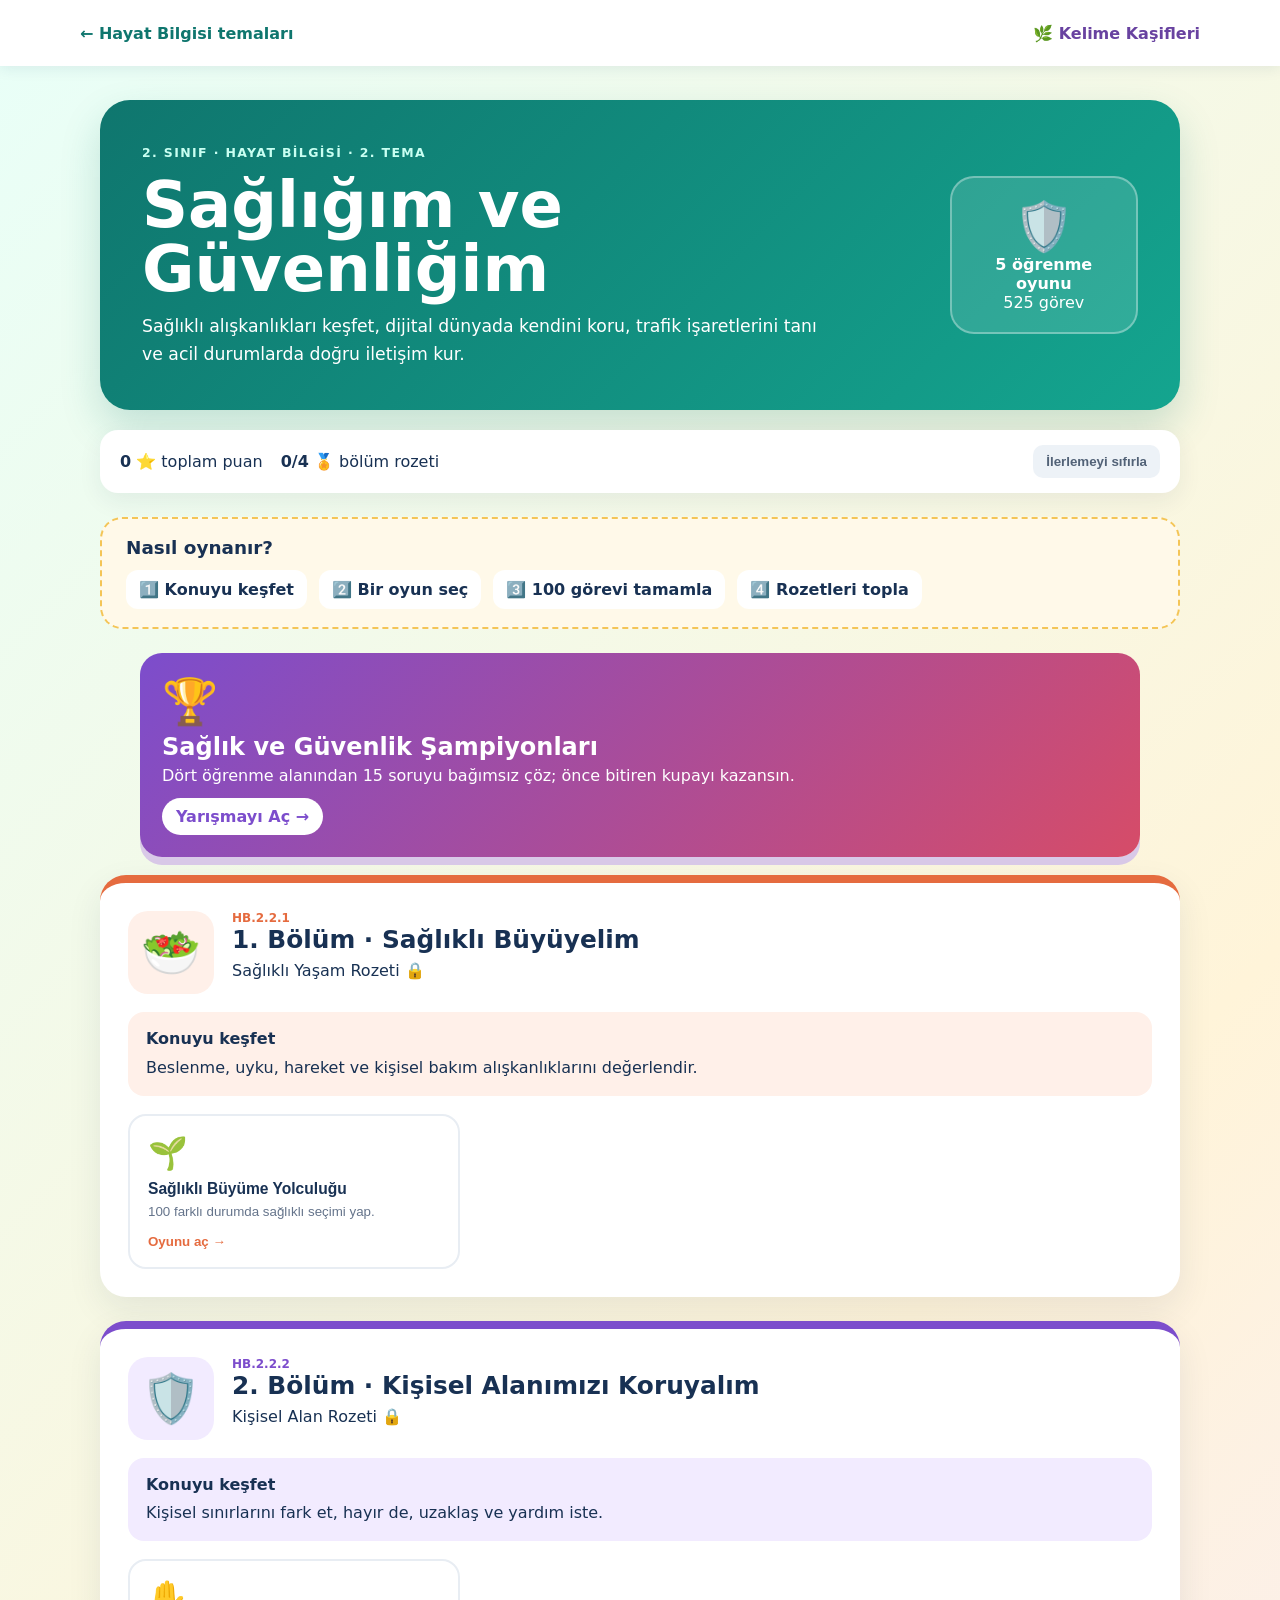
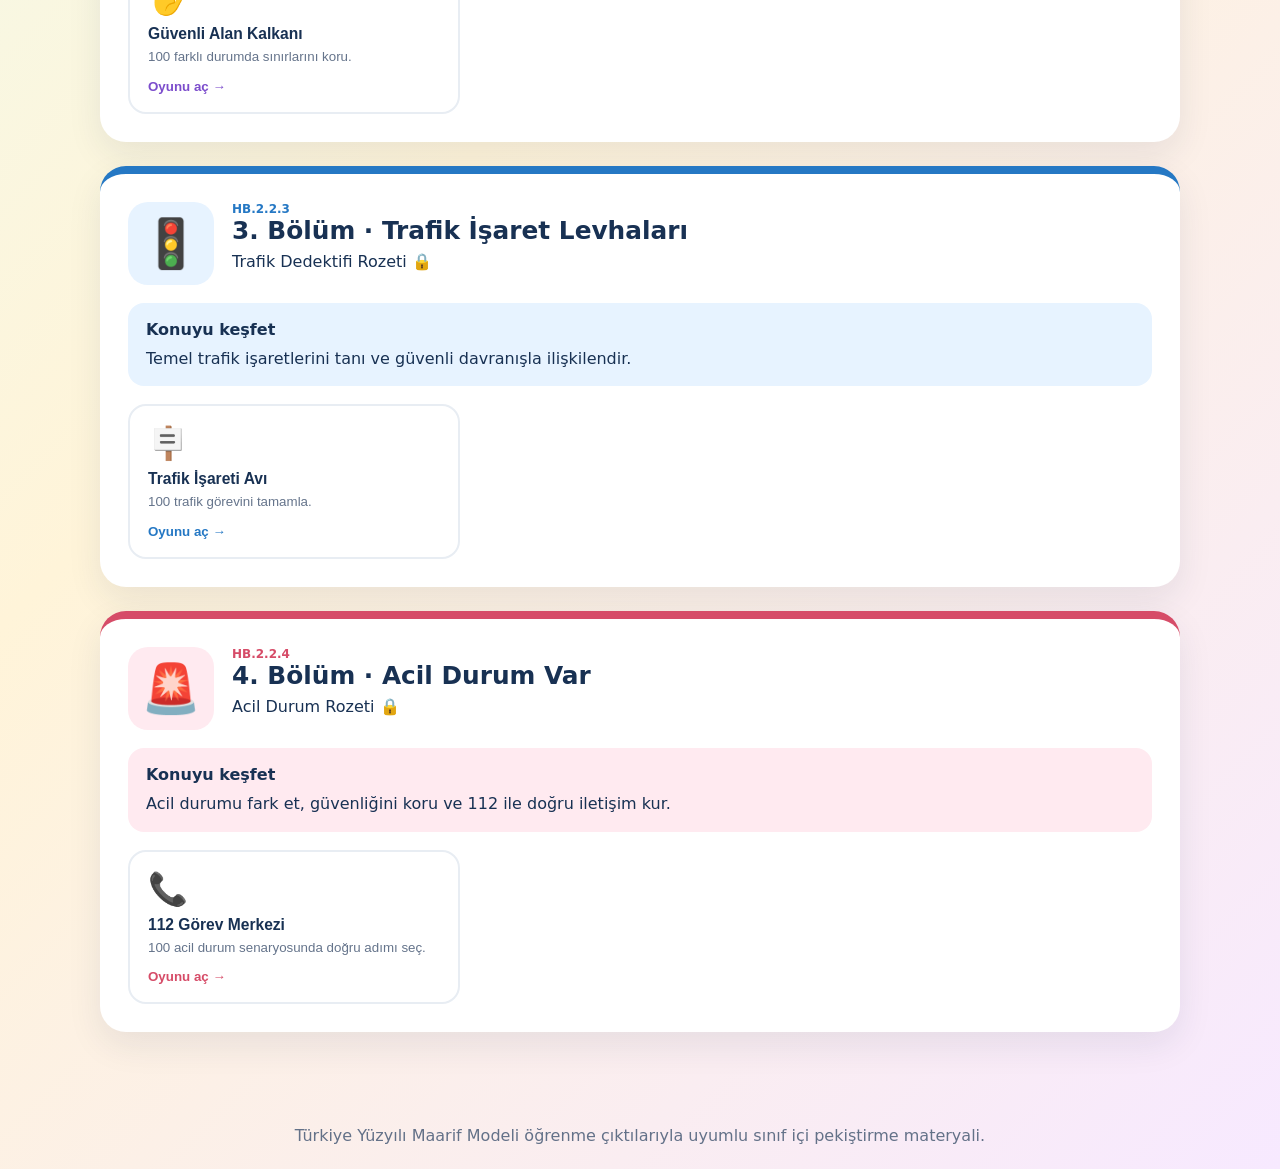
<file: index.html>
<!doctype html>
<html lang="tr">
<head>
<meta charset="utf-8"><meta name="viewport" content="width=device-width,initial-scale=1">
<meta name="theme-color" content="#0f766e"><meta http-equiv="Cache-Control" content="no-cache, no-store, must-revalidate">
<title>Sağlığım ve Güvenliğim | Kelime Kaşifleri</title>
<link rel="stylesheet" href="styles.css?v=2">
</head>
<body>
<header class="top"><a class="home" href="https://dilaleylak-svg.github.io/hayat-bilgisi/">← Hayat Bilgisi temaları</a><div class="brand">🌿 Kelime Kaşifleri</div></header>
<main>
<section class="hero">
<div><span class="eyebrow">2. SINIF · HAYAT BİLGİSİ · 2. TEMA</span><h1>Sağlığım ve Güvenliğim</h1><p>Sağlıklı alışkanlıkları keşfet, dijital dünyada kendini koru, trafik işaretlerini tanı ve acil durumlarda doğru iletişim kur.</p></div>
<div class="hero-badge">🛡️<b>5 öğrenme oyunu</b><span>525 görev</span></div>
</section>
<section class="progress"><div><b id="stars">0</b> ⭐ toplam puan</div><div><b id="badges">0/4</b> 🏅 bölüm rozeti</div><button id="reset" type="button">İlerlemeyi sıfırla</button></section>
<section class="how"><h2>Nasıl oynanır?</h2><div class="steps"><span>1️⃣ Konuyu keşfet</span><span>2️⃣ Bir oyun seç</span><span>3️⃣ 100 görevi tamamla</span><span>4️⃣ Rozetleri topla</span></div></section>
<section style="margin:18px auto;max-width:1000px"><a href="saglik-guvenlik-yarisi.html?v=1" style="display:block;text-decoration:none;color:#fff;background:linear-gradient(135deg,#7c4dcc,#d64c68);border-radius:22px;padding:22px;box-shadow:0 8px 0 #d9c9e8"><div style="font-size:45px">🏆</div><h2 style="margin:5px 0">Sağlık ve Güvenlik Şampiyonları</h2><p style="margin:5px 0 13px">Dört öğrenme alanından 15 soruyu bağımsız çöz; önce bitiren kupayı kazansın.</p><strong style="display:inline-block;background:#fff;color:#7c4dcc;border-radius:99px;padding:9px 14px">Yarışmayı Aç →</strong></a></section>
<section id="worlds" class="worlds"></section>
</main>
<div id="modal" class="modal" hidden><div class="gamebox">
<button id="close" class="close" aria-label="Oyunu kapat">✕</button>
<div id="gameHead"></div><div class="meter"><i id="bar"></i></div>
<div id="question"></div><div id="answers" class="answers"></div><div id="feedback" class="feedback" aria-live="polite"></div>
<button id="next" class="next" hidden>Sonraki görev →</button>
</div></div>
<footer>Türkiye Yüzyılı Maarif Modeli öğrenme çıktılarıyla uyumlu sınıf içi pekiştirme materyali.</footer>
<script src="app.js?v=101"></script>
</body></html>
</file>
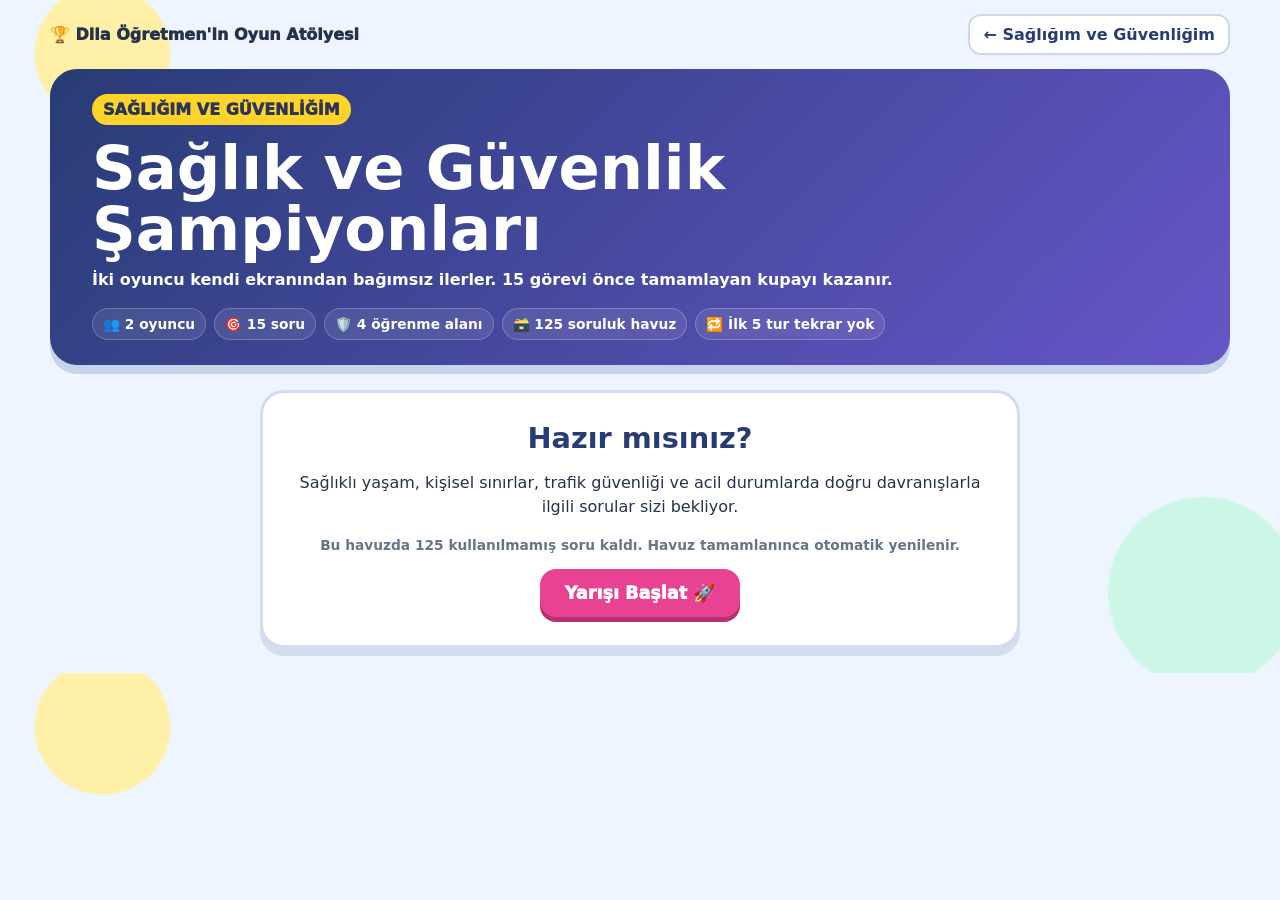
<file: saglik-guvenlik-yarisi.html>
<!doctype html>
<html lang="tr">
<head>
<meta charset="utf-8"><meta name="viewport" content="width=device-width,initial-scale=1">
<meta name="theme-color" content="#273c75"><meta http-equiv="Cache-Control" content="no-cache, no-store, must-revalidate">
<title>Sağlığım ve Güvenliğim · İki Kişilik Yarışma</title>
<style>
:root{--navy:#273c75;--pink:#e84393;--yellow:#ffd32a;--green:#16a085;--red:#e74c3c;--ink:#24324a;--bg:#eef5ff}
*{box-sizing:border-box}body{margin:0;font-family:ui-rounded,"Arial Rounded MT Bold",system-ui,sans-serif;color:var(--ink);background:radial-gradient(circle at 8% 8%,#fff0a8 0 5%,transparent 5.2%),radial-gradient(circle at 94% 88%,#ccf7e7 0 7%,transparent 7.2%),var(--bg)}
button,a{font:inherit}.wrap{width:min(1180px,calc(100% - 22px));margin:auto}.top{display:flex;justify-content:space-between;align-items:center;padding:14px 0}.back{color:var(--navy);background:#fff;border:2px solid #cbd9ec;border-radius:13px;padding:9px 13px;text-decoration:none;font-weight:900}.brand{font-weight:950}
.hero{background:linear-gradient(135deg,#273c75,#6656c9);color:#fff;border-radius:27px;padding:25px clamp(20px,4vw,42px);box-shadow:0 9px 0 #c6d4e9}.tag{display:inline-block;background:var(--yellow);color:#2b3554;border-radius:99px;padding:6px 11px;font-weight:950}.hero h1{font-size:clamp(2rem,5vw,3.8rem);line-height:1;margin:13px 0 8px}.hero p{margin:0;line-height:1.5;font-weight:700}.rules{display:flex;flex-wrap:wrap;gap:8px;margin-top:16px}.rules span{background:#ffffff18;border:1px solid #ffffff35;border-radius:99px;padding:7px 10px;font-size:.86rem;font-weight:850}
.startbox{text-align:center;background:#fff;border:3px solid #d2def0;border-radius:24px;margin:25px auto;padding:28px;max-width:760px;box-shadow:0 8px 0 #d2def0}.startbox h2{color:var(--navy);font-size:1.8rem;margin:0 0 8px}.startbox p{line-height:1.5}.start{border:0;border-radius:16px;background:var(--pink);color:#fff;padding:14px 25px;font-weight:950;font-size:1.1rem;cursor:pointer;box-shadow:0 5px 0 #b92f6f}
.arena{display:grid;grid-template-columns:1fr 1fr;gap:16px;margin:25px 0 35px}.player{background:#fff;border:4px solid var(--c);border-radius:24px;overflow:hidden;box-shadow:0 8px 0 color-mix(in srgb,var(--c) 28%,#d7e2ef)}.phead{background:var(--c);color:#fff;padding:13px 16px;display:flex;justify-content:space-between;align-items:center}.phead h2{margin:0}.score{font-weight:950}.track{height:22px;background:#e8edf5;margin:15px;border-radius:99px;overflow:hidden}.track i{display:block;height:100%;width:0;background:linear-gradient(90deg,var(--yellow),#ff9f1a);border-radius:99px;transition:width .35s}.content{padding:4px 18px 20px}.count{font-size:.82rem;font-weight:950;color:#64748b}.question{min-height:82px;font-size:1.15rem;font-weight:900;margin:10px 0 5px;line-height:1.3}.visual{min-height:34px;background:#f2f6fc;border-radius:12px;padding:8px;text-align:center;font-weight:800;color:#53657c}.answers{display:grid;grid-template-columns:1fr 1fr;gap:9px;margin-top:12px}.ans{border:2px solid #d3deed;background:#fff;border-radius:13px;padding:11px 8px;font-weight:850;cursor:pointer;min-height:52px}.ans:hover{border-color:var(--c);transform:translateY(-1px)}.ans.ok{background:#d8f8ec;border-color:var(--green)}.ans.no{background:#ffe0de;border-color:var(--red)}.ans:disabled{cursor:default}.feedback{height:29px;margin-top:8px;font-weight:900;text-align:center}.winner{position:fixed;inset:0;background:#17213bcc;display:grid;place-items:center;padding:18px;z-index:4}.winner[hidden],.arena[hidden],.startbox[hidden]{display:none}.cupbox{background:#fff;border-radius:27px;padding:30px;text-align:center;max-width:510px;width:100%;box-shadow:0 18px 60px #0005}.cup{font-size:85px}.cupbox h2{font-size:2rem;color:var(--navy);margin:3px 0}.cupbox button{border:0;border-radius:14px;background:var(--pink);color:#fff;padding:12px 18px;font-weight:950;cursor:pointer;margin:5px}.poolnote{font-size:.86rem;color:#66758b;font-weight:750}
@media(max-width:760px){.arena{grid-template-columns:1fr}.hero h1{font-size:2.15rem}.question{min-height:auto}.answers{grid-template-columns:1fr 1fr}.brand{font-size:.87rem}}
</style>
</head>
<body><main class="wrap">
<header class="top"><div class="brand">🏆 Dila Öğretmen'in Oyun Atölyesi</div><a class="back" href="index.html?v=race1">← Sağlığım ve Güvenliğim</a></header>
<section class="hero"><span class="tag">SAĞLIĞIM VE GÜVENLİĞİM</span><h1>Sağlık ve Güvenlik Şampiyonları</h1><p>İki oyuncu kendi ekranından bağımsız ilerler. 15 görevi önce tamamlayan kupayı kazanır.</p><div class="rules"><span>👥 2 oyuncu</span><span>🎯 15 soru</span><span>🛡️ 4 öğrenme alanı</span><span>🗃️ 125 soruluk havuz</span><span>🔁 İlk 5 tur tekrar yok</span></div></section>
<section id="startbox" class="startbox"><h2>Hazır mısınız?</h2><p>Sağlıklı yaşam, kişisel sınırlar, trafik güvenliği ve acil durumlarda doğru davranışlarla ilgili sorular sizi bekliyor.</p><p id="poolNote" class="poolnote"></p><button id="start" class="start">Yarışı Başlat 🚀</button></section>
<section id="arena" class="arena" hidden></section>
</main>
<div id="winner" class="winner" hidden><div class="cupbox"><div class="cup">🏆</div><h2 id="winnerTitle"></h2><p id="winnerText"></p><button id="again">Yeni Yarış</button><button onclick="location.href='index.html?v=39'">Oyunlara Dön</button></div></div>
<script>const hOpts=(a,w)=>{let r=[a,...w].map(String).filter((x,i,z)=>z.indexOf(x)===i);for(const f of ['Güvenilir bir yetişkinden yardım isterim.','Sakin kalıp güvenli davranırım.','Kurala uygun hareket ederim.','Durumu açıkça anlatırım.'])if(r.length<4&&!r.includes(f))r.push(f);return r.slice(0,4)},hQ=(p,v,a,w)=>[p,v,a,hOpts(a,w)];
const times=['Sabah','Okuldayken','Öğle arasında','Okuldan sonra'];
const healthActs=['kahvaltı yapmak','su içmek','sebze ve meyve tüketmek','dişleri fırçalamak','elleri yıkamak','zamanında uyumak','hareket etmek','temiz kıyafet giymek','tırnakları temiz tutmak','öğünleri düzenli yemek','ekran süresini sınırlamak','açık havada oynamak','kişisel bakım yapmak','dinlenmek','süt veya yoğurt tüketmek','yiyecekleri temiz tüketmek','spor sonrası su içmek','öksürürken ağzı kapatmak','havlu gibi kişisel eşyaları paylaşmamak','çöpleri kutuya atmak','odanın havasını yenilemek','aşırı şekerden kaçınmak','beslenme çantasını temiz tutmak','dik oturmak','güne dengeli başlamak'];
const health=Array.from({length:100},(_,i)=>{let a=healthActs[i%25],t=times[Math.floor(i/25)],k=Math.floor(i/25);if(k===0)return hQ(t+' sağlıklı büyümeyi desteklemek için “'+a+'” neden önemlidir?','🌱 Sağlıklı büyüme','Bedenimizin sağlıklı çalışmasına yardım eder.',['Sağlığımızı olumsuz etkiler.','Yalnızca zaman kaybettirir.','Hiçbir yararı yoktur.']);if(k===1)return hQ(t+' “'+a+'” alışkanlığını düzenli sürdürmek için ne yapılmalıdır?','✅ Sağlıklı alışkanlık','Günlük plan içinde buna zaman ayrılmalıdır.',['Sürekli ertelenmelidir.','Yalnız hastayken yapılmalıdır.','Tamamen bırakılmalıdır.']);if(k===2)return hQ(t+' “'+a+'” ihmal edilirse hangi davranış daha doğru olur?','🔄 Sağlıklı seçim','Eksik alışkanlığı fark edip yeniden uygulamaya başlarım.',['İhmal etmeyi sürdürürüm.','Sağlıksız seçimi artırırım.','Kimseye danışmam.']);return hQ(t+' sağlıklı bir gün planlanıyor. “'+a+'” bu planda nasıl yer almalıdır?','🗓️ Dengeli yaşam','Diğer sağlıklı alışkanlıklarla dengeli biçimde yer almalıdır.',['Bütün günün tek etkinliği olmalıdır.','Uyku ve beslenmenin yerine geçmelidir.','Plana hiç alınmamalıdır.'])});
const spaceSituations=['Bir arkadaşın sana çok yaklaştı','Birisi izinsiz sarılmak istedi','Arkadaşın çantanı açtı','Bir kişi saçına dokundu','Sırada biri seni itti','Tanımadığın biri elini tutmak istedi','Arkadaşın fotoğrafını çekmek istedi','Birisi özel eşyalarını karıştırdı','Oyunda istemediğin bir dokunuş oldu','Bir kişi odana izinsiz girdi','Arkadaşın telefonunu almak istedi','Birisi sırrını söylemen için baskı yaptı','Tanımadığın biri seni çağırdı','Arkadaşın kalemini izinsiz aldı','Bir kişi istemediğin şakayı sürdürdü','Biri seni rahatsız eden sözler söyledi','Arkadaşın oturduğun yere çok yaklaştı','Birisi kişisel bilgini sordu','Tanımadığın biri hediye teklif etti','Bir kişi yalnız kalmanızı istedi','Arkadaşın “hayır” cevabını dinlemedi','Biri seni korkutan bir davranış yaptı','Bir kişi rahatsızlığını gizlemeni söyledi','Kalabalıkta kendini güvensiz hissettin','Bir yetişkinin davranışı seni rahatsız etti'];
const space=Array.from({length:100},(_,i)=>{let s=spaceSituations[i%25],k=Math.floor(i/25);if(k===0)return hQ(s+'. Kişisel alanını korumak için ilk olarak ne söylemelisin?','🛡️ Kişisel sınır','“Hayır, bunu istemiyorum.” demeliyim.',['Sessiz kalmalıyım.','İstemediğim hâlde kabul etmeliyim.','Durumu gizlemeliyim.']);if(k===1)return hQ(s+'. Rahatsızlık devam ederse ne yapmalısın?','🚶 Güvenli uzaklaşma','Oradan uzaklaşıp güvenilir bir yetişkine anlatmalıyım.',['Tek başıma çözmeye çalışmalıyım.','Kimseye söylememeliyim.','Aynı davranışla karşılık vermeliyim.']);if(k===2)return hQ(s+'. Bu durumda izin ve sınırlarla ilgili hangi kural geçerlidir?','✋ İzin isteme','Herkes başkasının kişisel alanına girmeden önce izin istemelidir.',['Arkadaşlar izin istemek zorunda değildir.','Rahatsızlık önemli değildir.','Büyükler her davranışı yapabilir.']);return hQ(s+'. Güvenilir yetişkine anlatırken nasıl konuşmalısın?','🗣️ Yardım isteme','Ne olduğunu açık ve doğru biçimde anlatmalıyım.',['Olayı saklamalıyım.','Kendimi suçlamalıyım.','Yanlış bilgi vermeliyim.'])});
const trafficItems=[['🚸','Okul geçidi'],['🚶','Yaya geçidi'],['🛑','Dur'],['🚦','Trafik ışıkları'],['🚲','Bisiklet yolu'],['⛔','Giriş yasaktır'],['⚠️','Dikkat'],['🚧','Yol çalışması'],['🅿️','Park yeri'],['♿','Erişilebilir alan'],['🚫🚲','Bisiklet giremez'],['🚫🚶','Yaya giremez'],['⬅️','Sola yön'],['➡️','Sağa yön'],['↩️','Dönüş yönü'],['🏥','Hastane'],['🚏','Otobüs durağı'],['🚂','Demir yolu geçidi'],['🐄','Hayvan çıkabilir'],['🌉','Dar köprü'],['30','Hız sınırı'],['🔺','Uyarı levhası'],['⭕','Yasaklama levhası'],['🔵','Bilgi levhası'],['🦺','Görünürlük ve güvenlik']];
const traffic=Array.from({length:100},(_,i)=>{let z=trafficItems[i%25],k=Math.floor(i/25);if(k===0)return hQ(z[0]+' işaretinin anlamı hangisidir?','🪧 Trafik işareti',z[1],[trafficItems[(i+3)%25][1],trafficItems[(i+7)%25][1],trafficItems[(i+11)%25][1]]);if(k===1)return hQ(z[1]+' işaretini gördüğünde yaya olarak ne yapmalısın?','🚦 Güvenli yaya','İşaretin bildirdiği kurala dikkat etmeliyim.',['İşareti görmezden gelmeliyim.','Yola koşarak çıkmalıyım.','Park etmiş araçların arasından geçmeliyim.']);if(k===2)return hQ(z[1]+' işareti trafik için neden önemlidir?','🛣️ Trafik düzeni','Yol kullanıcılarını bilgilendirerek güvenliği destekler.',['Yalnızca yolu süsler.','Kuralları gereksiz hâle getirir.','Yayaların dikkatini dağıtır.']);return hQ(z[1]+' bulunan bir yolda en güvenli davranış hangisidir?','👀 İşareti fark et','İşaretin anlamına uygun ve dikkatli davranmaktır.',['İşaretin tersini yapmaktır.','Çevreyi kontrol etmeden ilerlemektir.','Başkalarını tehlikeye atmaktır.'])});
const emergencies=['Evde yangın çıktı','Bir kişi bayıldı','Trafik kazası gördün','Deprem sırasında sarsıntı başladı','Gaz kokusu fark ettin','Bir arkadaşın ciddi biçimde yaralandı','Sel suyu yükseliyor','Ormanda duman gördün','Bir çocuk kayboldu','Elektrik kablosu koptu','Asansörde kaldın','Bir kişi nefes almakta zorlanıyor','Okulda alarm çaldı','Şiddetli fırtına başladı','Bir yabancı yardım bahanesiyle yaklaştı','Bir ilaç yanlışlıkla içildi','Keskin bir cisimle yaralanma oldu','Suda boğulma tehlikesi gördün','Bir bina hasar gördü','Toprak kayması belirtisi fark ettin','Sokakta tehlikeli bir hayvan var','Bir arkadaşın zehirlendiğini düşünüyorsun','Yoğun duman olan bir oda gördün','Acil çıkış yolu kapandı','Kalabalıkta ailenden ayrıldın'];
const emergency=Array.from({length:100},(_,i)=>{let s=emergencies[i%25],k=Math.floor(i/25);if(k===0)return hQ(s+'. İlk güvenli davranış hangisidir?','🚨 Acil durum','Kendimi tehlikeden uzaklaştırıp bir yetişkine haber veririm.',['Tehlikeye yaklaşırım.','Olayı oyun sanarım.','Kimseye söylemem.']);if(k===1)return hQ(s+'. Acil yardım gerekiyorsa hangi numara aranmalıdır?','📞 Türkiye acil çağrı','112',['110','155','118']);if(k===2)return hQ(s+'. 112 görevlisine hangi bilgi doğru biçimde verilmelidir?','🗣️ Acil durum bildirimi','Olayın ne olduğu ve açık konum bildirilmelidir.',['Rastgele bir adres verilmelidir.','Yalnız adımız söylenmelidir.','Bilgiler gizlenmelidir.']);return hQ(s+'. Görevli telefonda yönlendirme yaparsa ne yapılmalıdır?','🎧 Sakin iletişim','Sakin kalıp görevlinin yönlendirmeleri uygulanmalıdır.',['Telefon hemen kapatılmalıdır.','Görevli dinlenmemelidir.','Olay hakkında şaka yapılmalıdır.'])});

const gameSets={health,space,traffic,emergency};
const GAME_IDS=["health","space","traffic","emergency"],POOL_SIZE=125,ROUND_SIZE=15;
function shuffle(a){a=[...a];for(let i=a.length-1;i>0;i--){const j=Math.floor(Math.random()*(i+1));[a[i],a[j]]=[a[j],a[i]]}return a}
function buildPool(){const out=[],seen=new Set();for(let n=0;out.length<POOL_SIZE&&n<200;n++){for(const id of GAME_IDS){const q=gameSets[id]&&gameSets[id][n];if(!q)continue;const key=JSON.stringify([q[0],q[1],String(q[2])]);if(!seen.has(key)){seen.add(key);out.push(q);if(out.length===POOL_SIZE)break}}}return out}
const pool=buildPool(),historyKey="sagligim-guvenligim-yaris-havuzu-v1";
function loadDeck(){let s;try{s=JSON.parse(localStorage.getItem(historyKey))}catch(e){}if(!s||!Array.isArray(s.order)||s.order.length!==POOL_SIZE||!Number.isInteger(s.cursor))s={order:shuffle([...Array(POOL_SIZE).keys()]),cursor:0,cycle:1};return s}
function takeRound(){let s=loadDeck(),ids=[];while(ids.length<ROUND_SIZE){if(s.cursor>=POOL_SIZE){s={order:shuffle([...Array(POOL_SIZE).keys()]),cursor:0,cycle:(s.cycle||1)+1}}const take=Math.min(ROUND_SIZE-ids.length,POOL_SIZE-s.cursor);ids.push(...s.order.slice(s.cursor,s.cursor+take));s.cursor+=take}localStorage.setItem(historyKey,JSON.stringify(s));return {questions:ids.map(i=>pool[i]),state:s}}
let round=[],players=[],finished=false;
const arena=document.getElementById("arena"),winner=document.getElementById("winner");
function updateNote(){const s=loadDeck(),remaining=POOL_SIZE-s.cursor;document.getElementById("poolNote").textContent="Bu havuzda "+remaining+" kullanılmamış soru kaldı. Havuz tamamlanınca otomatik yenilenir."}
function playerHTML(n){return `<article class="player" style="--c:${n===0?"#e84393":"#2878d0"}"><div class="phead"><h2>${n===0?"🔴":"🔵"} Oyuncu ${n+1}</h2><span class="score" id="score${n}">0 doğru</span></div><div class="track"><i id="bar${n}"></i></div><div class="content"><div class="count" id="count${n}"></div><div class="question" id="q${n}"></div><div class="visual" id="v${n}"></div><div class="answers" id="a${n}"></div><div class="feedback" id="f${n}"></div></div></article>`}
function startRace(){const result=takeRound();round=result.questions;players=[{i:0,correct:0,order:shuffle([...Array(ROUND_SIZE).keys()]),lock:false},{i:0,correct:0,order:shuffle([...Array(ROUND_SIZE).keys()]),lock:false}];finished=false;document.getElementById("startbox").hidden=true;winner.hidden=true;arena.hidden=false;arena.innerHTML=playerHTML(0)+playerHTML(1);renderPlayer(0);renderPlayer(1)}
function renderPlayer(n){if(finished)return;const p=players[n],q=round[p.order[p.i]];p.lock=false;document.getElementById("count"+n).textContent="Soru "+(p.i+1)+" / "+ROUND_SIZE;document.getElementById("q"+n).textContent=q[0];document.getElementById("v"+n).textContent=q[1]||"İpucunu düşün.";document.getElementById("bar"+n).style.width=(p.i/ROUND_SIZE*100)+"%";document.getElementById("score"+n).textContent=p.correct+" doğru";document.getElementById("f"+n).textContent="";const opts=shuffle(q[3]);const box=document.getElementById("a"+n);box.innerHTML=opts.map(x=>'<button class="ans"></button>').join("");[...box.children].forEach((b,i)=>{b.textContent=opts[i];b.onclick=()=>answer(n,b,opts[i],q[2])})}
function answer(n,btn,value,right){const p=players[n];if(finished||p.lock)return;p.lock=true;document.querySelectorAll("#a"+n+" .ans").forEach(b=>{b.disabled=true;if(String(b.textContent)===String(right))b.classList.add("ok")});const good=String(value)===String(right);if(good){p.correct++;btn.classList.add("ok");document.getElementById("f"+n).textContent="🎉 Doğru! İlerle."}else{btn.classList.add("no");document.getElementById("f"+n).textContent="💡 Doğru cevap: "+right}document.getElementById("score"+n).textContent=p.correct+" doğru";setTimeout(()=>advance(n),good?350:900)}
function advance(n){if(finished)return;const p=players[n];p.i++;document.getElementById("bar"+n).style.width=(p.i/ROUND_SIZE*100)+"%";if(p.i>=ROUND_SIZE){finishRace(n);return}renderPlayer(n)}
function finishRace(n){finished=true;players.forEach((p,k)=>p.lock=true);document.querySelectorAll(".ans").forEach(b=>b.disabled=true);document.getElementById("winnerTitle").textContent="Oyuncu "+(n+1)+" kupayı kazandı!";document.getElementById("winnerText").textContent="15 soruyu ilk tamamlayan Oyuncu "+(n+1)+" oldu. Doğru sayısı: "+players[n].correct+"/15";winner.hidden=false}
document.getElementById("start").onclick=startRace;document.getElementById("again").onclick=()=>{winner.hidden=true;arena.hidden=true;document.getElementById("startbox").hidden=false;updateNote()};updateNote();
</script></body></html>
</file>
<file: styles.css>
:root{--ink:#183153;--teal:#0f766e;--mint:#dff8ef;--gold:#f5b942;--paper:#fffdf7;--red:#e85d75}*{box-sizing:border-box}body{margin:0;font-family:Nunito,system-ui,-apple-system,"Segoe UI",sans-serif;color:var(--ink);background:linear-gradient(135deg,#e8fff8,#fff4d9 55%,#f7e9ff);min-height:100vh}.top{height:66px;background:#fff;display:flex;align-items:center;justify-content:space-between;padding:0 max(20px,calc((100% - 1120px)/2));box-shadow:0 2px 14px #163a5f18;position:sticky;top:0;z-index:5}.home{color:var(--teal);font-weight:900;text-decoration:none}.brand{font-weight:900;color:#6842a0}main{max-width:1120px;margin:auto;padding:34px 20px 70px}.hero{display:flex;align-items:center;justify-content:space-between;gap:30px;background:linear-gradient(135deg,#0f766e,#14a58f);color:white;border-radius:30px;padding:42px;box-shadow:0 18px 40px #0f766e33}.eyebrow{font-size:.78rem;font-weight:900;letter-spacing:.11em;color:#c9fff2}.hero h1{font-size:clamp(2rem,5vw,4rem);line-height:1;margin:12px 0}.hero p{max-width:700px;font-size:1.08rem;line-height:1.6;margin:0}.hero-badge{background:#ffffff20;border:2px solid #ffffff55;border-radius:24px;min-width:155px;padding:20px;text-align:center;font-size:3rem}.hero-badge b,.hero-badge span{display:block;font-size:1rem}.progress{margin:20px 0;display:flex;gap:18px;align-items:center;flex-wrap:wrap;background:white;border-radius:18px;padding:15px 20px;box-shadow:0 8px 25px #18315312}.progress div{font-size:1rem}.progress button{margin-left:auto;border:0;background:#edf2f7;color:#526277;border-radius:10px;padding:9px 13px;font-weight:700;cursor:pointer}.how{background:#fff9e9;border:2px dashed #f4c557;border-radius:22px;padding:18px 24px;margin:24px 0}.how h2{margin:0 0 12px;font-size:1.15rem}.steps{display:flex;gap:12px;flex-wrap:wrap}.steps span{background:white;border-radius:12px;padding:10px 13px;font-weight:800}.worlds{display:grid;gap:24px}.world{background:white;border-radius:26px;padding:28px;box-shadow:0 13px 35px #18315316;border-top:8px solid var(--c)}.world-head{display:flex;gap:18px;align-items:flex-start}.world-icon{font-size:3rem;background:var(--soft);border-radius:20px;padding:13px}.world h2{margin:0 0 7px;font-size:1.55rem}.code{font-size:.75rem;color:var(--c);font-weight:900}.intro{background:var(--soft);border-radius:16px;padding:15px 18px;margin:18px 0;line-height:1.55}.intro b{display:block;margin-bottom:4px}.cards{display:grid;grid-template-columns:repeat(3,1fr);gap:14px}.card{border:2px solid #e8edf3;background:#fff;border-radius:18px;padding:18px;text-align:left;cursor:pointer;transition:.2s;color:var(--ink)}.card:hover{transform:translateY(-3px);border-color:var(--c);box-shadow:0 9px 20px #18315315}.card .emoji{font-size:2rem}.card h3{margin:8px 0 5px}.card p{margin:0;color:#65748b;line-height:1.4}.card strong{display:block;color:var(--c);margin-top:12px}.modal{position:fixed;inset:0;background:#10243bd9;z-index:20;display:grid;place-items:center;padding:18px}.modal[hidden]{display:none}.gamebox{background:var(--paper);border-radius:28px;width:min(680px,100%);min-height:470px;padding:30px;position:relative;box-shadow:0 25px 80px #0008}.close{position:absolute;right:18px;top:16px;border:0;background:#edf2f7;width:38px;height:38px;border-radius:50%;font-size:1rem;cursor:pointer}.game-title{font-size:1.35rem;font-weight:950;margin-right:40px}.game-meta{color:#6b7890;margin-top:4px}.meter{height:10px;background:#e8edf3;border-radius:9px;margin:18px 0;overflow:hidden}.meter i{display:block;height:100%;width:0;background:linear-gradient(90deg,#16a085,#f5b942);transition:.3s}.qno{font-weight:900;color:var(--teal);font-size:.85rem}.prompt{font-size:1.35rem;font-weight:900;margin:10px 0}.scene{text-align:center;font-size:2.3rem;background:#f3f8fb;border-radius:16px;padding:15px;margin-bottom:15px;white-space:pre-line}.answers{display:grid;grid-template-columns:1fr 1fr;gap:11px}.answer{border:2px solid #dbe4ec;background:white;border-radius:14px;padding:13px;font-size:1rem;font-weight:750;color:var(--ink);cursor:pointer}.answer:hover{border-color:#14a58f}.answer.good{background:#dcfce7;border-color:#22a45b}.answer.bad{background:#ffe4e8;border-color:#e85d75}.answer:disabled{cursor:default}.feedback{min-height:48px;margin-top:15px;font-weight:800}.next{display:block;margin-left:auto;border:0;border-radius:13px;background:var(--teal);color:#fff;padding:12px 18px;font-weight:900;cursor:pointer}.result{text-align:center;padding:25px 5px}.result .cup{font-size:5rem}.result h2{font-size:2rem;margin:10px}.result p{font-size:1.1rem}.play-again{border:0;border-radius:13px;background:var(--teal);color:white;padding:13px 20px;font-weight:900;cursor:pointer}footer{text-align:center;padding:24px;color:#637188}@media(max-width:760px){.hero{padding:28px;align-items:flex-start}.hero-badge{display:none}.cards{grid-template-columns:1fr}.world{padding:20px}.answers{grid-template-columns:1fr}.progress button{margin-left:0}.gamebox{padding:24px 18px}.top{padding:0 15px}}
</file>
